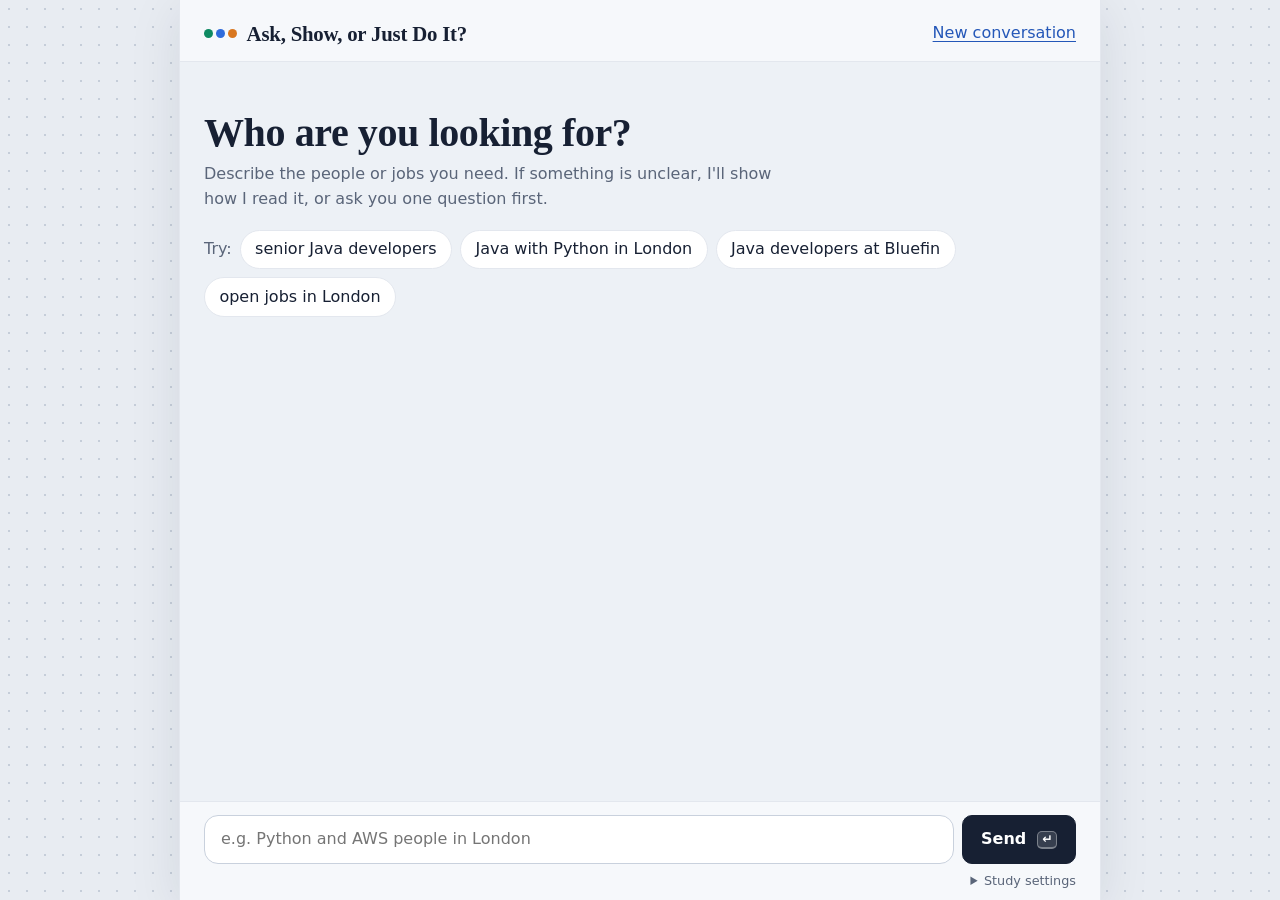
<file: web/index.html>
<!doctype html>
<html lang="en">
<head>
  <meta charset="utf-8">
  <meta name="viewport" content="width=device-width, initial-scale=1">
  <title>Ask, Show, or Just Do It?</title>
  <link rel="icon" href="data:,">
  <link rel="stylesheet" href="style.css">
</head>
<body>
  <div class="app">
  <header class="top">
    <h1><span class="mark" aria-hidden="true"><i></i><i></i><i></i></span>Ask, Show, or Just Do It?</h1>
    <button type="button" class="link" id="new-chat">New conversation</button>
  </header>

  <!-- The conversation. Each request or action is a turn. Only the latest assistant turn is live:
       its chips, question and buttons work; earlier turns are frozen, so a click never applies to an
       old request. The reading stays visible and directly editable (W3 L07 hybrid). -->
  <p id="status" class="sr-only" role="status"></p>
  <main id="chat" aria-label="Conversation">
    <section class="turn welcome">
      <h2 class="welcome-title">Who are you looking for?</h2>
      <p>Describe the people or jobs you need. If something is unclear, I'll show how I read it,
        or ask you one question first.</p>
      <div class="suggestions" role="group" aria-labelledby="try">
        <span id="try" class="muted">Try:</span>
        <button type="button" class="suggestion">senior Java developers</button>
        <button type="button" class="suggestion">Java with Python in London</button>
        <button type="button" class="suggestion">Java developers at Bluefin</button>
        <button type="button" class="suggestion">open jobs in London</button>
      </div>
    </section>
  </main>

  <form id="ask-form" class="composer">
    <label for="request" class="sr-only">Your request</label>
    <input id="request" name="request" autocomplete="off" placeholder="e.g. Python and AWS people in London">
    <button type="submit" aria-keyshortcuts="Enter">Send <kbd class="key" aria-hidden="true">↵</kbd></button>
  </form>

  <footer class="study-footer">
    <!-- Study settings: for comparing the strategies, kept out of the task path (UX review fix 6). -->
    <details class="study">
      <summary>Study settings</summary>
      <div class="controls">
        <label>Strategy
          <select id="mode">
            <option value="auto">Auto: the rule decides</option>
            <option value="act">Always act</option>
            <option value="show">Always show</option>
            <option value="ask">Always ask</option>
          </select>
        </label>
        <label>Ask when the lists share less than
          <input id="theta" type="range" min="0" max="1" step="0.05" value="0.5" aria-describedby="theta-value">
          <output id="theta-value" for="theta">50%</output>
        </label>
      </div>
    </details>
  </footer>
  </div>

  <!-- The confirmation for every write: what was searched, exactly what will change, and what will not. -->
  <dialog id="confirm" aria-labelledby="confirm-title">
    <form method="dialog">
      <h2 id="confirm-title">Check before changing anything</h2>
      <p class="confirm-read-as"></p>
      <label id="job-pick" hidden>Shortlist for
        <select id="job"><option value="">Choose a job…</option></select>
      </label>
      <p class="confirm-summary"></p>
      <p class="confirm-warning" hidden></p>
      <ul class="confirm-changes"></ul>
      <details class="confirm-skipped" hidden><summary></summary><ul></ul></details>
      <p class="confirm-error" role="alert"></p>
      <div class="confirm-buttons">
        <button value="cancel" class="secondary" id="confirm-cancel">Cancel</button>
        <button value="apply" id="confirm-apply" type="button">Confirm</button>
      </div>
      <p class="confirm-undo">You can undo this afterwards.</p>
    </form>
  </dialog>
  <script src="app.js"></script>
</body>
</html>
</file>
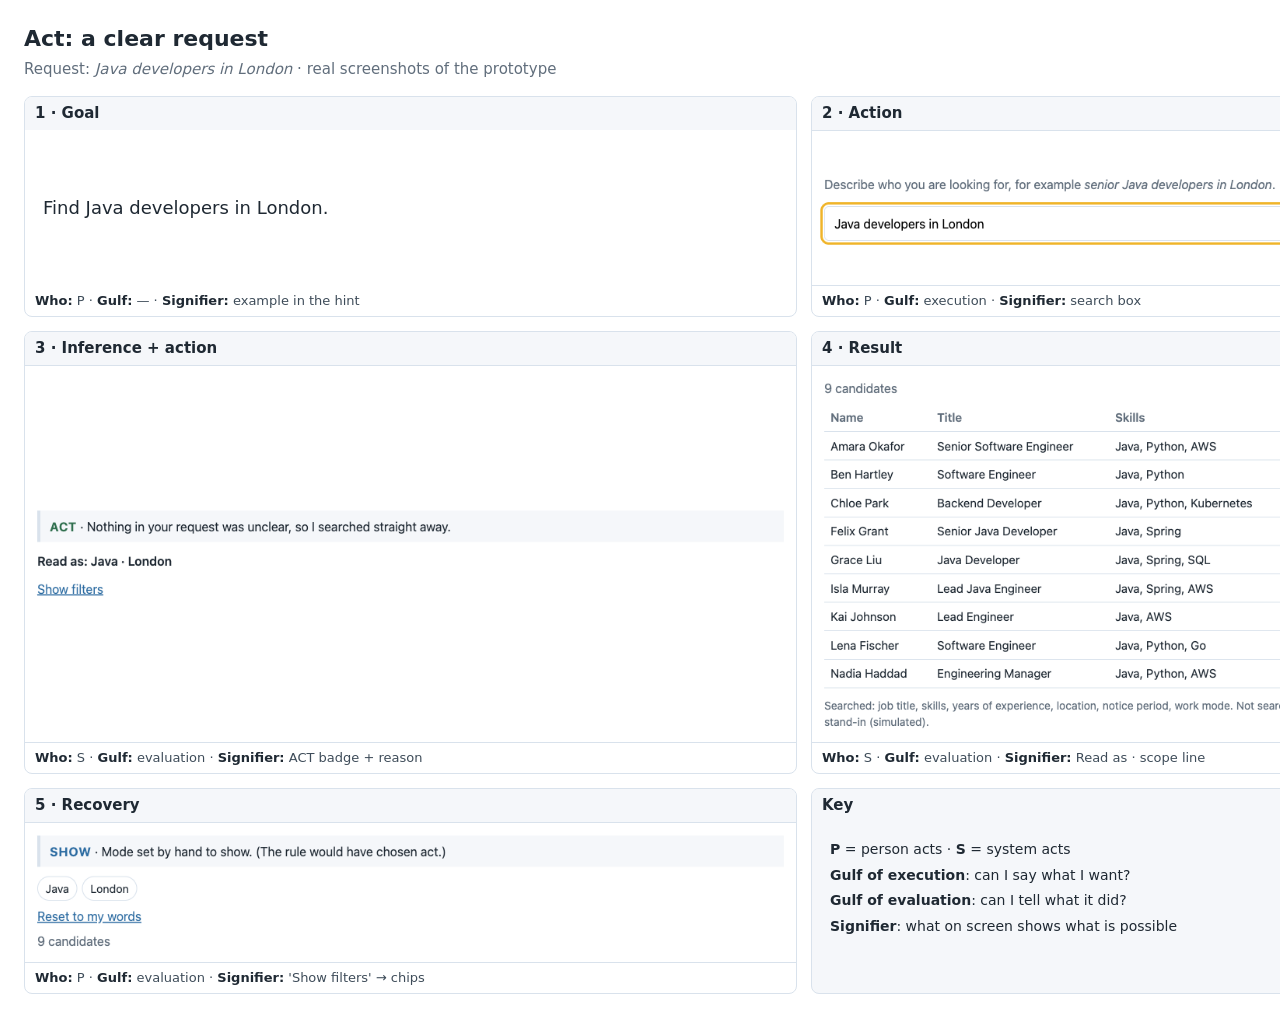
<file: docs/storyboards/storyboard-act.html>
<!doctype html><html lang="en"><head><meta charset="utf-8"><title>Act: a clear request</title><style>
body { margin: 0; padding: 24px; font: 15px/1.4 system-ui, sans-serif; color: #1f2933; background: #fff; width: 1560px; display: inline-block; }
h1 { margin: 0 0 4px; font-size: 22px; } .req { margin: 0 0 16px; color: #616e7c; }
.grid { display: grid; grid-template-columns: repeat(2, 1fr); gap: 14px; }
.frame { border: 1px solid #d9e2ec; border-radius: 8px; overflow: hidden; display: flex; flex-direction: column; }
.head { padding: 6px 10px; background: #f5f7fa; font-weight: 600; } .head span { color: #616e7c; font-weight: 400; }
.shot { flex: 1; display: flex; align-items: center; justify-content: center; background: #fff; padding: 6px;
        border-top: 1px solid #d9e2ec; border-bottom: 1px solid #d9e2ec; min-height: 120px; }
img { display: block; max-width: 100%; max-height: 420px; }
.key { background: #f5f7fa; } .key .goal { font-size: 14px; align-items: flex-start; flex-direction: column; gap: 6px; }
.goal { flex: 1; display: flex; align-items: center; padding: 18px; font-size: 18px; min-height: 120px; }
.tags { padding: 6px 10px; font-size: 13px; color: #3e4c59; } .tags b { color: #1f2933; }
</style></head><body><h1>Act: a clear request</h1><p class="req">Request: <em>Java developers in London</em> · real screenshots of the prototype</p>
<div class="grid"><div class="frame"><div class="head">1 · Goal</div><div class="goal">Find Java developers in London.</div><div class="tags"><b>Who:</b> P · <b>Gulf:</b> — · <b>Signifier:</b> example in the hint</div></div><div class="frame"><div class="head">2 · Action</div><div class="shot"><img src="frames/act-2-action.png" alt="Action"></div><div class="tags"><b>Who:</b> P · <b>Gulf:</b> execution · <b>Signifier:</b> search box</div></div><div class="frame"><div class="head">3 · Inference + action</div><div class="shot"><img src="frames/act-3-system.png" alt="Inference + action"></div><div class="tags"><b>Who:</b> S · <b>Gulf:</b> evaluation · <b>Signifier:</b> ACT badge + reason</div></div><div class="frame"><div class="head">4 · Result</div><div class="shot"><img src="frames/act-4-result.png" alt="Result"></div><div class="tags"><b>Who:</b> S · <b>Gulf:</b> evaluation · <b>Signifier:</b> Read as · scope line</div></div><div class="frame"><div class="head">5 · Recovery</div><div class="shot"><img src="frames/act-5-recovery.png" alt="Recovery"></div><div class="tags"><b>Who:</b> P · <b>Gulf:</b> evaluation · <b>Signifier:</b> &#x27;Show filters&#x27; → chips</div></div><div class="frame key"><div class="head">Key</div><div class="goal">
<div><b>P</b> = person acts · <b>S</b> = system acts</div>
<div><b>Gulf of execution</b>: can I say what I want?</div>
<div><b>Gulf of evaluation</b>: can I tell what it did?</div>
<div><b>Signifier</b>: what on screen shows what is possible</div></div></div></div></body></html>
</file>
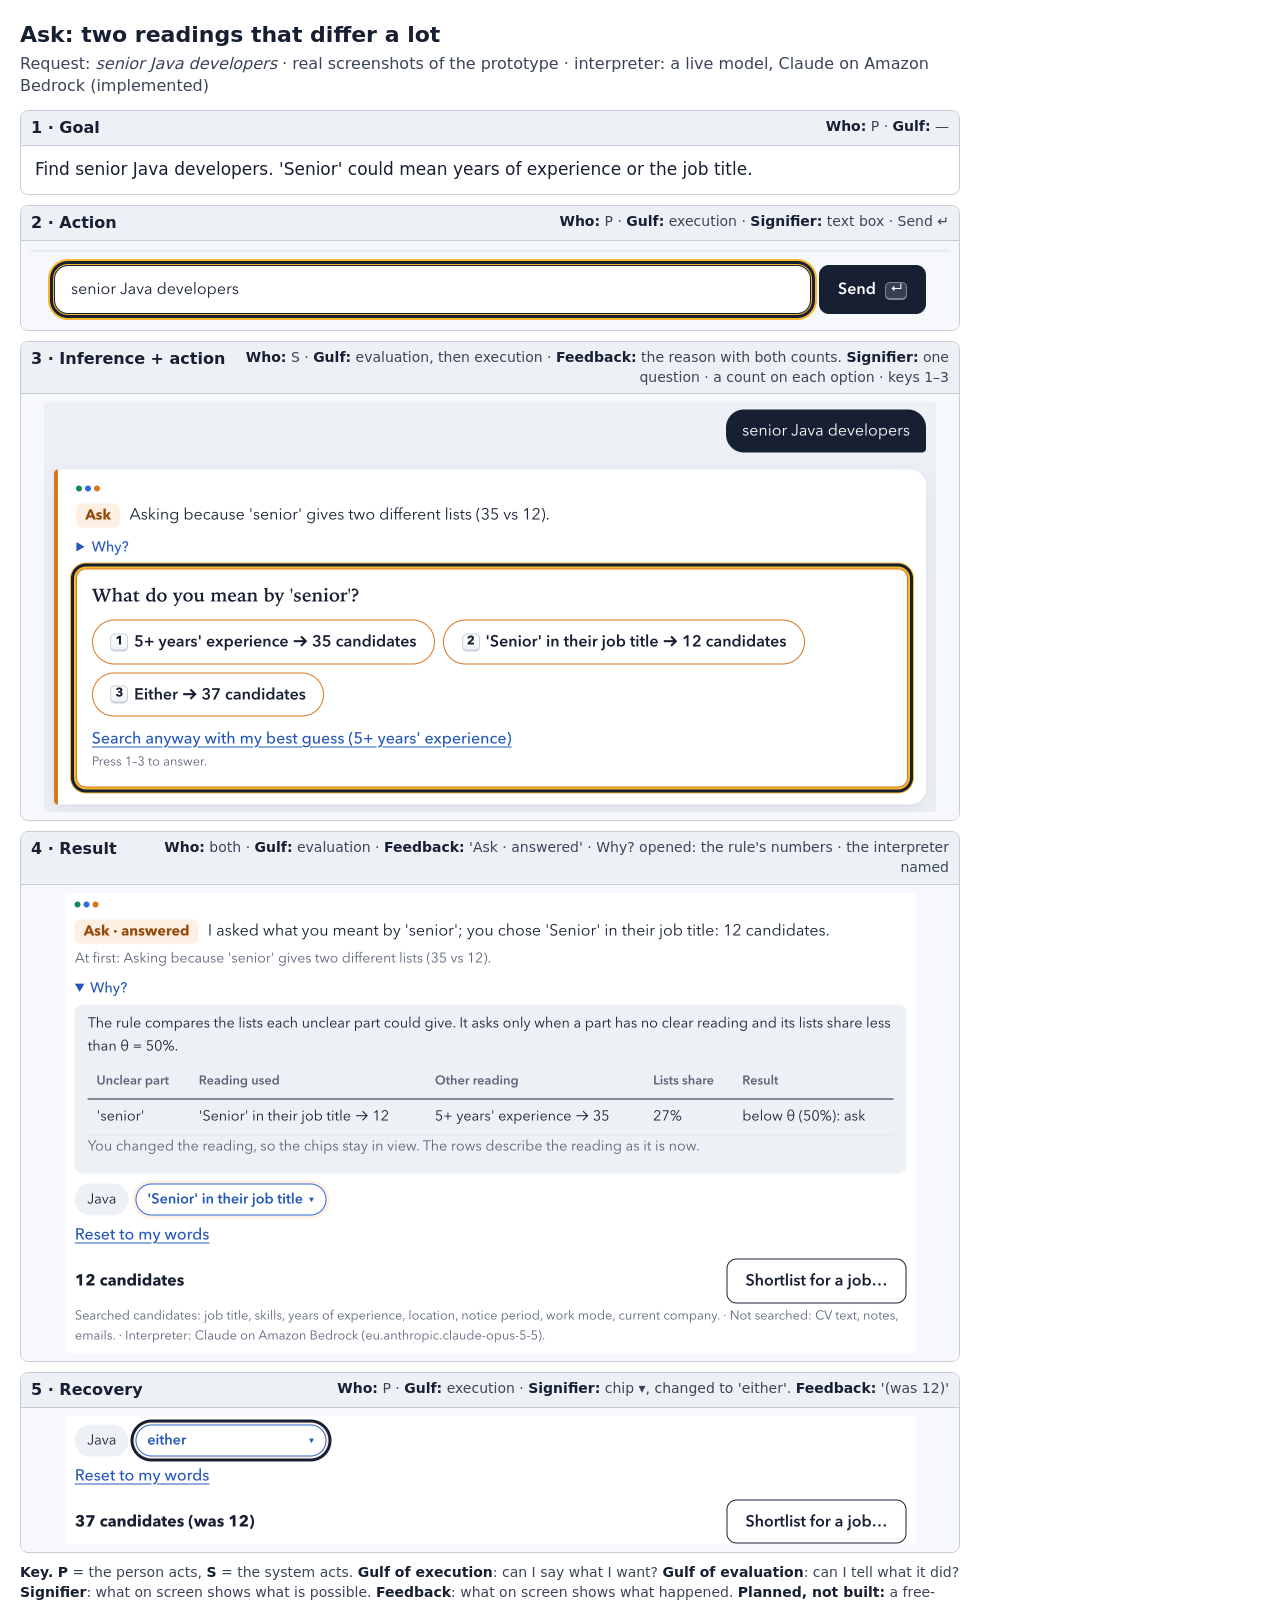
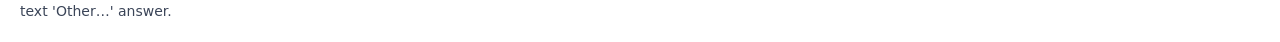
<file: docs/storyboards/storyboard-ask.html>
<!doctype html><html lang="en"><head><meta charset="utf-8"><title>Ask: two readings that differ a lot</title><style>
body { margin: 0; padding: 20px; font: 16px/1.4 system-ui, sans-serif; color: #172033; background: #fff;
       width: 940px; display: inline-block; }
h1 { margin: 0 0 2px; font-size: 22px; } .req { margin: 0 0 12px; color: #3b4558; }
.grid { display: grid; grid-template-columns: 1fr; gap: 10px; }
.frame { border: 1px solid #c4ccd8; border-radius: 8px; overflow: hidden; }
.head { display: flex; justify-content: space-between; gap: 16px; padding: 6px 10px; background: #edf1f6; }
.head b { white-space: nowrap; } .tags { font-size: 14px; color: #3b4558; text-align: right; }
.tags b { color: #172033; }
.shot { display: flex; justify-content: center; background: #f6f8fb; padding: 8px; border-top: 1px solid #c4ccd8; }
img { display: block; max-width: 100%; height: auto; border-radius: 4px; }
.goal { padding: 12px 14px; font-size: 17px; border-top: 1px solid #c4ccd8; }
.key { margin: 10px 0 0; font-size: 14px; color: #3b4558; } .key b { color: #172033; }
</style></head><body><h1>Ask: two readings that differ a lot</h1>
<p class="req">Request: <em>senior Java developers</em> · real screenshots of the prototype ·
interpreter: a live model, Claude on Amazon Bedrock (implemented)</p>
<div class="grid"><div class="frame"><div class="head"><b>1 · Goal</b><span class="tags"><b>Who:</b> P · <b>Gulf:</b> —</span></div><div class="goal">Find senior Java developers. &#x27;Senior&#x27; could mean years of experience or the job title.</div></div><div class="frame"><div class="head"><b>2 · Action</b><span class="tags"><b>Who:</b> P · <b>Gulf:</b> execution · <b>Signifier:</b> text box · Send ↵</span></div><div class="shot"><img src="frames/ask-2-action.png" width="920" alt="Action"></div></div><div class="frame"><div class="head"><b>3 · Inference + action</b><span class="tags"><b>Who:</b> S · <b>Gulf:</b> evaluation, then execution · <b>Feedback:</b> the reason with both counts. <b>Signifier:</b> one question · a count on each option · keys 1–3</span></div><div class="shot"><img src="frames/ask-3-system.png" width="892" alt="Inference + action"></div></div><div class="frame"><div class="head"><b>4 · Result</b><span class="tags"><b>Who:</b> both · <b>Gulf:</b> evaluation · <b>Feedback:</b> &#x27;Ask · answered&#x27; · Why? opened: the rule&#x27;s numbers · the interpreter named</span></div><div class="shot"><img src="frames/ask-4-result.png" width="851" alt="Result"></div></div><div class="frame"><div class="head"><b>5 · Recovery</b><span class="tags"><b>Who:</b> P · <b>Gulf:</b> execution · <b>Signifier:</b> chip ▾, changed to &#x27;either&#x27;. <b>Feedback:</b> &#x27;(was 12)&#x27;</span></div><div class="shot"><img src="frames/ask-5-recovery.png" width="851" alt="Recovery"></div></div></div>
<p class="key"><b>Key.</b> <b>P</b> = the person acts, <b>S</b> = the system acts. <b>Gulf of execution</b>: can I say
what I want? <b>Gulf of evaluation</b>: can I tell what it did? <b>Signifier</b>: what on screen shows what is
possible. <b>Feedback</b>: what on screen shows what happened. <b>Planned, not built:</b> a free-text 'Other…' answer.</p></body></html>
</file>
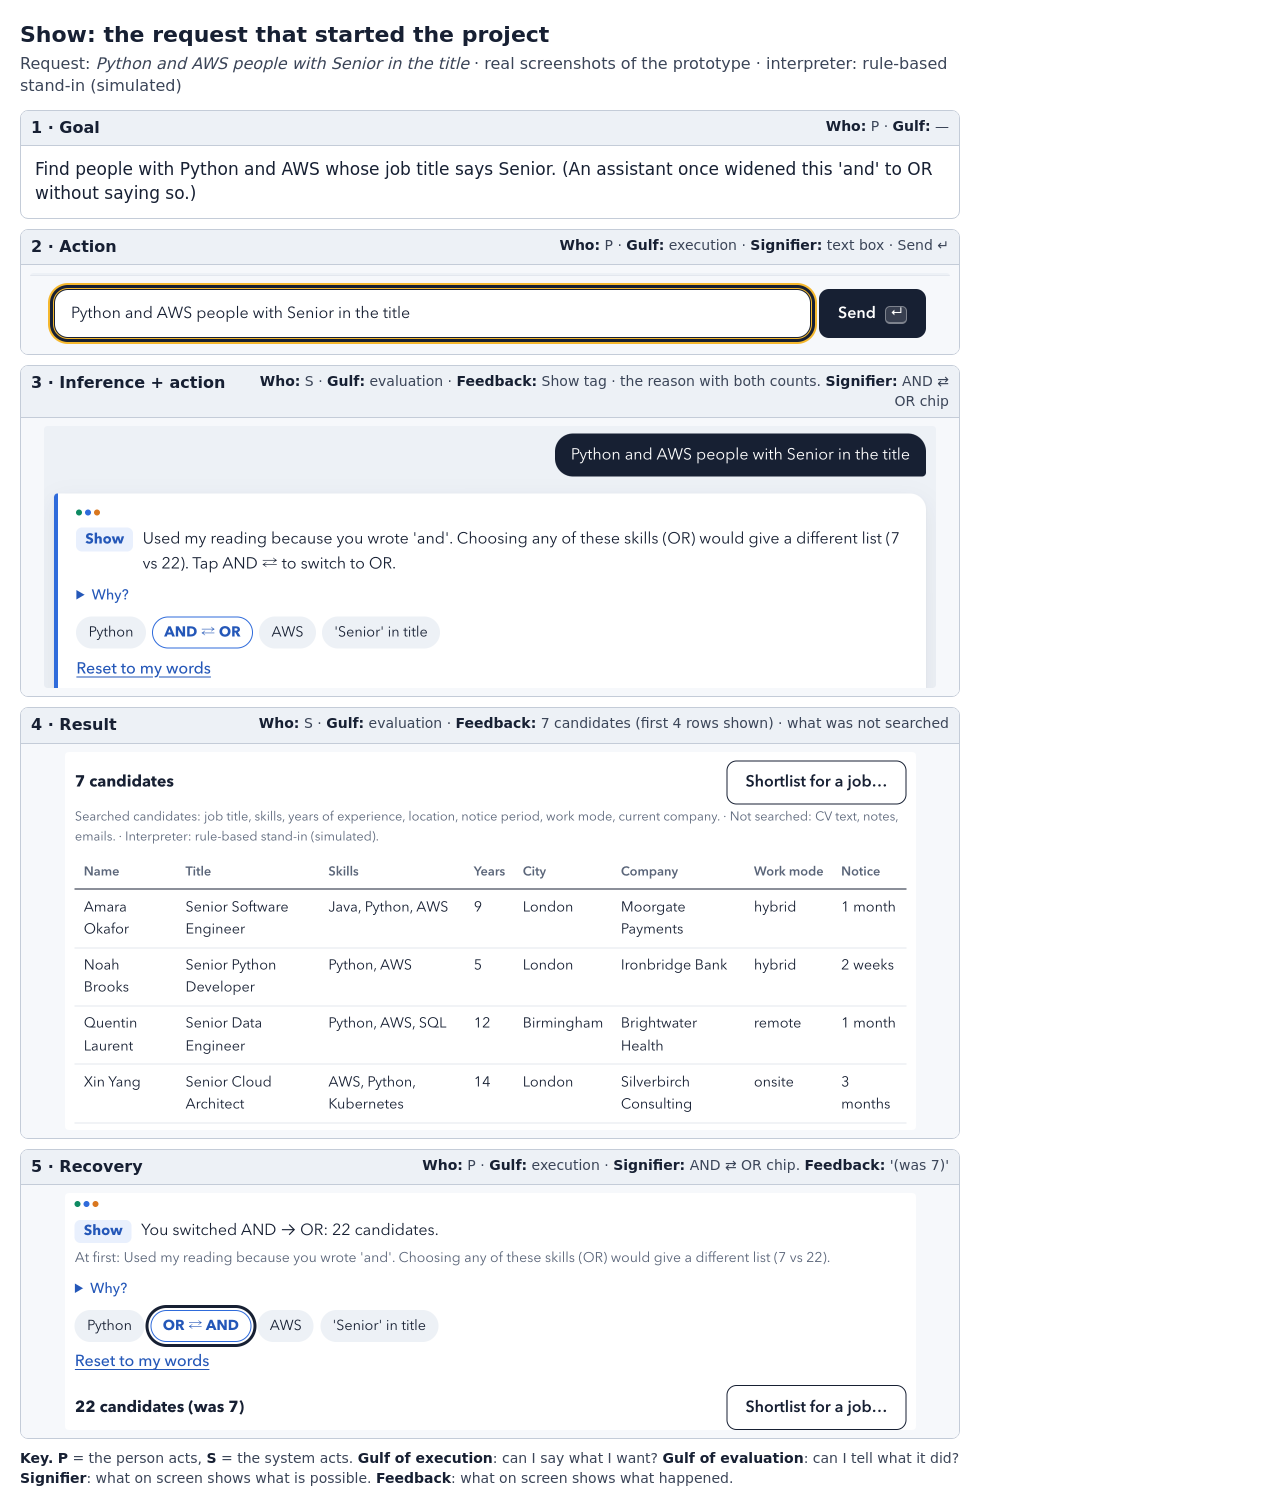
<file: docs/storyboards/storyboard-show.html>
<!doctype html><html lang="en"><head><meta charset="utf-8"><title>Show: the request that started the project</title><style>
body { margin: 0; padding: 20px; font: 16px/1.4 system-ui, sans-serif; color: #172033; background: #fff;
       width: 940px; display: inline-block; }
h1 { margin: 0 0 2px; font-size: 22px; } .req { margin: 0 0 12px; color: #3b4558; }
.grid { display: grid; grid-template-columns: 1fr; gap: 10px; }
.frame { border: 1px solid #c4ccd8; border-radius: 8px; overflow: hidden; }
.head { display: flex; justify-content: space-between; gap: 16px; padding: 6px 10px; background: #edf1f6; }
.head b { white-space: nowrap; } .tags { font-size: 14px; color: #3b4558; text-align: right; }
.tags b { color: #172033; }
.shot { display: flex; justify-content: center; background: #f6f8fb; padding: 8px; border-top: 1px solid #c4ccd8; }
img { display: block; max-width: 100%; height: auto; border-radius: 4px; }
.goal { padding: 12px 14px; font-size: 17px; border-top: 1px solid #c4ccd8; }
.key { margin: 10px 0 0; font-size: 14px; color: #3b4558; } .key b { color: #172033; }
</style></head><body><h1>Show: the request that started the project</h1>
<p class="req">Request: <em>Python and AWS people with Senior in the title</em> · real screenshots of the prototype ·
interpreter: rule-based stand-in (simulated)</p>
<div class="grid"><div class="frame"><div class="head"><b>1 · Goal</b><span class="tags"><b>Who:</b> P · <b>Gulf:</b> —</span></div><div class="goal">Find people with Python and AWS whose job title says Senior. (An assistant once widened this &#x27;and&#x27; to OR without saying so.)</div></div><div class="frame"><div class="head"><b>2 · Action</b><span class="tags"><b>Who:</b> P · <b>Gulf:</b> execution · <b>Signifier:</b> text box · Send ↵</span></div><div class="shot"><img src="frames/show-2-action.png" width="920" alt="Action"></div></div><div class="frame"><div class="head"><b>3 · Inference + action</b><span class="tags"><b>Who:</b> S · <b>Gulf:</b> evaluation · <b>Feedback:</b> Show tag · the reason with both counts. <b>Signifier:</b> AND ⇄ OR chip</span></div><div class="shot"><img src="frames/show-3-system.png" width="892" alt="Inference + action"></div></div><div class="frame"><div class="head"><b>4 · Result</b><span class="tags"><b>Who:</b> S · <b>Gulf:</b> evaluation · <b>Feedback:</b> 7 candidates (first 4 rows shown) · what was not searched</span></div><div class="shot"><img src="frames/show-4-result.png" width="851" alt="Result"></div></div><div class="frame"><div class="head"><b>5 · Recovery</b><span class="tags"><b>Who:</b> P · <b>Gulf:</b> execution · <b>Signifier:</b> AND ⇄ OR chip. <b>Feedback:</b> &#x27;(was 7)&#x27;</span></div><div class="shot"><img src="frames/show-5-recovery.png" width="851" alt="Recovery"></div></div></div>
<p class="key"><b>Key.</b> <b>P</b> = the person acts, <b>S</b> = the system acts. <b>Gulf of execution</b>: can I say
what I want? <b>Gulf of evaluation</b>: can I tell what it did? <b>Signifier</b>: what on screen shows what is
possible. <b>Feedback</b>: what on screen shows what happened.</p></body></html>
</file>
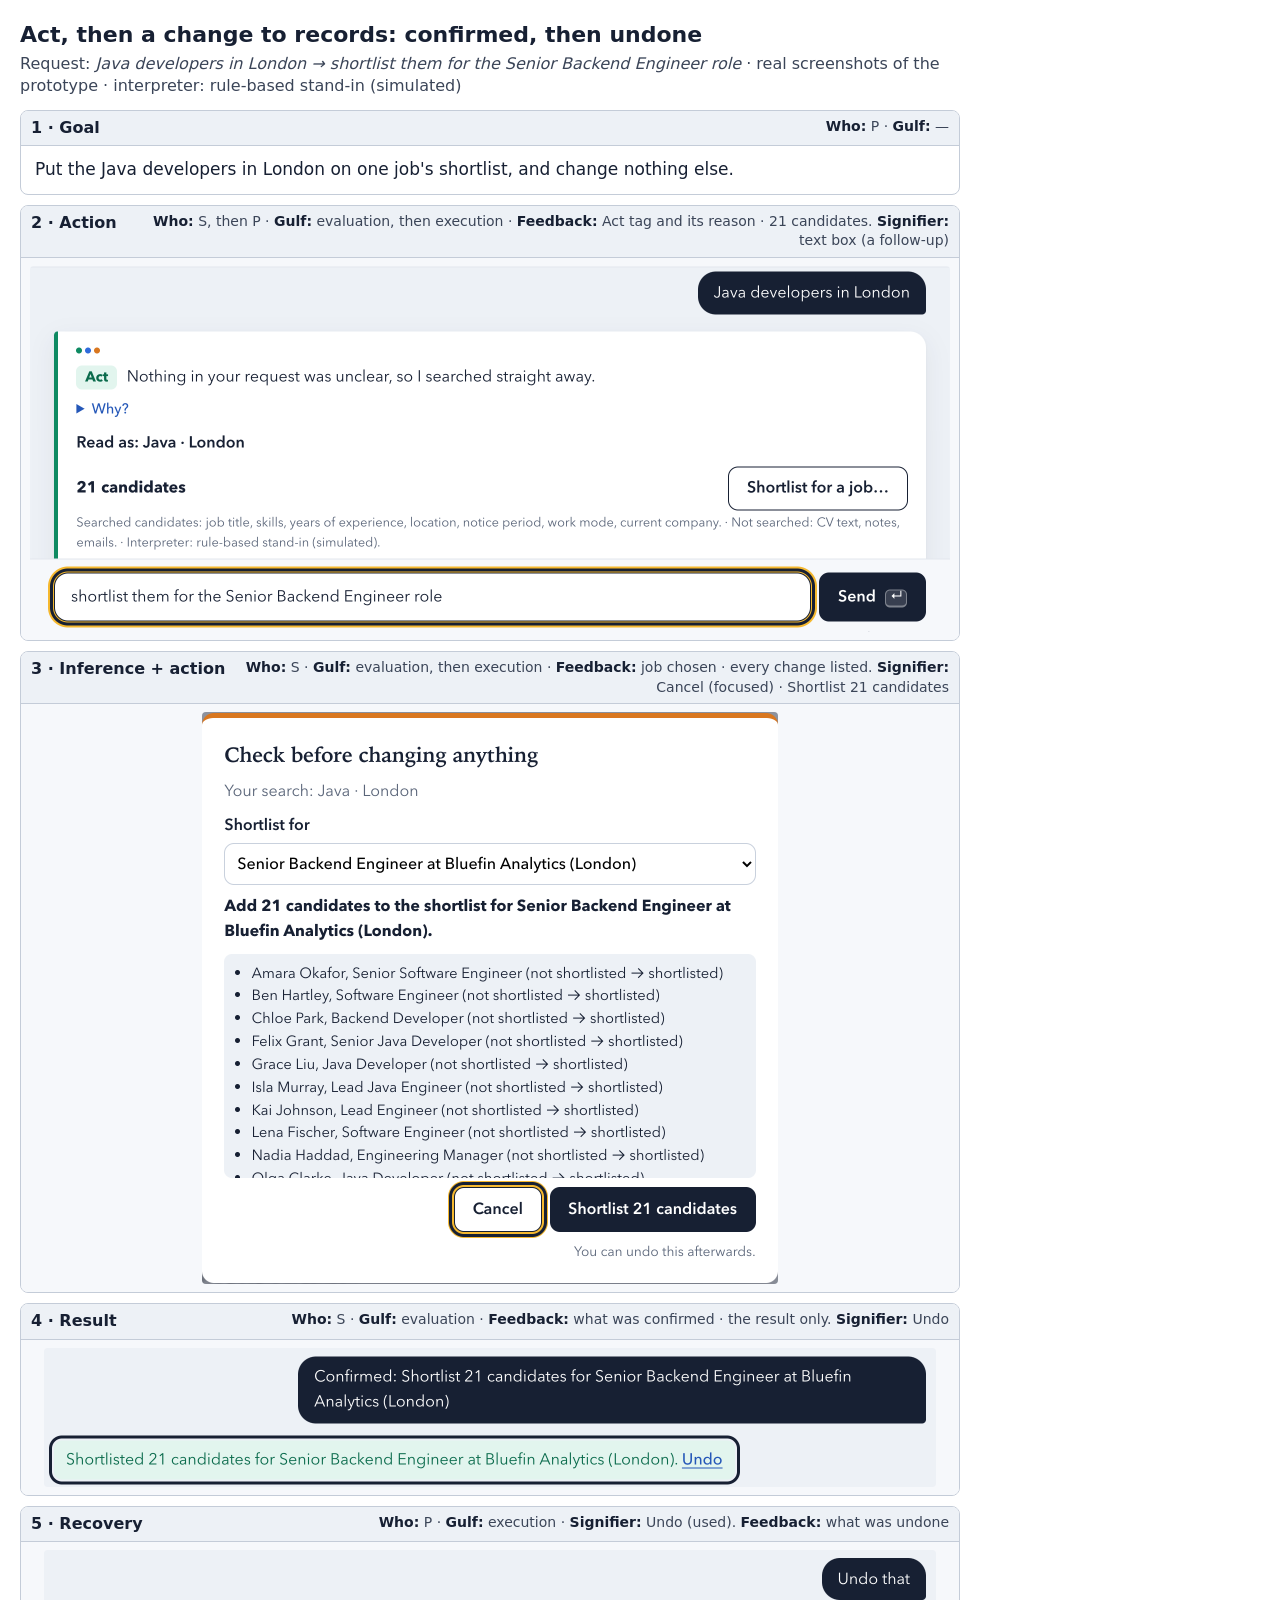
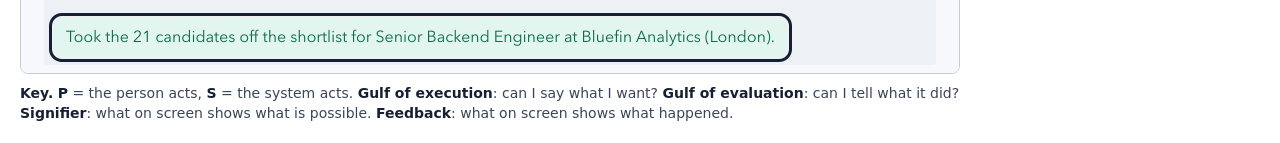
<file: docs/storyboards/storyboard-write.html>
<!doctype html><html lang="en"><head><meta charset="utf-8"><title>Act, then a change to records: confirmed, then undone</title><style>
body { margin: 0; padding: 20px; font: 16px/1.4 system-ui, sans-serif; color: #172033; background: #fff;
       width: 940px; display: inline-block; }
h1 { margin: 0 0 2px; font-size: 22px; } .req { margin: 0 0 12px; color: #3b4558; }
.grid { display: grid; grid-template-columns: 1fr; gap: 10px; }
.frame { border: 1px solid #c4ccd8; border-radius: 8px; overflow: hidden; }
.head { display: flex; justify-content: space-between; gap: 16px; padding: 6px 10px; background: #edf1f6; }
.head b { white-space: nowrap; } .tags { font-size: 14px; color: #3b4558; text-align: right; }
.tags b { color: #172033; }
.shot { display: flex; justify-content: center; background: #f6f8fb; padding: 8px; border-top: 1px solid #c4ccd8; }
img { display: block; max-width: 100%; height: auto; border-radius: 4px; }
.goal { padding: 12px 14px; font-size: 17px; border-top: 1px solid #c4ccd8; }
.key { margin: 10px 0 0; font-size: 14px; color: #3b4558; } .key b { color: #172033; }
</style></head><body><h1>Act, then a change to records: confirmed, then undone</h1>
<p class="req">Request: <em>Java developers in London → shortlist them for the Senior Backend Engineer role</em> · real screenshots of the prototype ·
interpreter: rule-based stand-in (simulated)</p>
<div class="grid"><div class="frame"><div class="head"><b>1 · Goal</b><span class="tags"><b>Who:</b> P · <b>Gulf:</b> —</span></div><div class="goal">Put the Java developers in London on one job&#x27;s shortlist, and change nothing else.</div></div><div class="frame"><div class="head"><b>2 · Action</b><span class="tags"><b>Who:</b> S, then P · <b>Gulf:</b> evaluation, then execution · <b>Feedback:</b> Act tag and its reason · 21 candidates. <b>Signifier:</b> text box (a follow-up)</span></div><div class="shot"><img src="frames/write-2-action.png" width="920" alt="Action"></div></div><div class="frame"><div class="head"><b>3 · Inference + action</b><span class="tags"><b>Who:</b> S · <b>Gulf:</b> evaluation, then execution · <b>Feedback:</b> job chosen · every change listed. <b>Signifier:</b> Cancel (focused) · Shortlist 21 candidates</span></div><div class="shot"><img src="frames/write-3-system.png" width="576" alt="Inference + action"></div></div><div class="frame"><div class="head"><b>4 · Result</b><span class="tags"><b>Who:</b> S · <b>Gulf:</b> evaluation · <b>Feedback:</b> what was confirmed · the result only. <b>Signifier:</b> Undo</span></div><div class="shot"><img src="frames/write-4-result.png" width="892" alt="Result"></div></div><div class="frame"><div class="head"><b>5 · Recovery</b><span class="tags"><b>Who:</b> P · <b>Gulf:</b> execution · <b>Signifier:</b> Undo (used). <b>Feedback:</b> what was undone</span></div><div class="shot"><img src="frames/write-5-recovery.png" width="892" alt="Recovery"></div></div></div>
<p class="key"><b>Key.</b> <b>P</b> = the person acts, <b>S</b> = the system acts. <b>Gulf of execution</b>: can I say
what I want? <b>Gulf of evaluation</b>: can I tell what it did? <b>Signifier</b>: what on screen shows what is
possible. <b>Feedback</b>: what on screen shows what happened.</p></body></html>
</file>
<file: web/style.css>
/* A conversation that keeps the reading visible and editable.
   Colour carries meaning, never decoration: emerald = act, azure = show, amber = ask, violet = guessed.
   Each assistant turn wears its mode on its left edge, so scrolling the conversation shows the
   sequence of decisions at a glance. System fonts only: the app runs offline with nothing to install. */
:root {
  --ink: #172033;        /* text and the recruiter's turns: deep navy */
  --ink-2: #26324a;      /* hover on ink */
  --muted: #5a6579;      /* secondary text; 5.8:1 on white */
  --page: #edf1f6;       /* the conversation: soft mist, so the white live turn stands out */
  --bar: #f6f8fb;        /* the header and the composer bar */
  --side: #e8ecf2;       /* outside the panel, on wide screens */
  --dots: #c5cdd9;
  --surface: #ffffff;    /* the live turn */
  --rule: #e3e7ee;
  --field: #c9d1dd;      /* input borders */
  --act: #0e8a62;   --act-text: #0a6b4c;   --act-tint: #e2f5ee;    /* emerald: searched straight away */
  --show: #2f6bdb;  --show-text: #2457b8;  --show-tint: #e9f0fd;   /* azure: showed its reading */
  --ask: #d9771f;   --ask-text: #93490a;   --ask-tint: #fdf0e2;    /* amber: asked first */
  --guess: #7a52c7; --guess-tint: #f1ebfb;                         /* violet: an assumption I made */
  --danger: #c0262d;
  --focus: #f5b82e;
  --shadow: 23, 32, 51;
  --serif: "Iowan Old Style", "Charter", "Bitstream Charter", Cambria, Georgia, serif;
  --sans: "Avenir Next", Seravek, "Segoe UI Variable Text", "Segoe UI", Ubuntu, "Noto Sans", system-ui, sans-serif;
}
* { box-sizing: border-box; }
html, body { height: 100%; }
body { margin: 0; font: 16px/1.55 var(--sans); color: var(--ink); -webkit-font-smoothing: antialiased;
       /* a faint dot grid at the sides, like squared paper; the panel itself stays plain */
       background-color: var(--side); background-image: radial-gradient(var(--dots) 1px, transparent 1.2px); background-size: 18px 18px; }
/* The app is one panel, set apart from the sides of a wide screen. */
.app { display: flex; flex-direction: column; height: 100%; width: 100%; max-width: 920px; margin: 0 auto;
       background: var(--page); box-shadow: 0 0 0 1px var(--rule), 0 10px 50px rgba(var(--shadow), .10); }
.sr-only { position: absolute; width: 1px; height: 1px; overflow: hidden; clip: rect(0 0 0 0); white-space: nowrap; }
h1, h2 { font-family: var(--serif); font-weight: 600; letter-spacing: -.01em; }

button { padding: .55rem 1.1rem; font: inherit; font-weight: 600; border: 1px solid var(--ink); border-radius: 10px;
         background: var(--ink); color: #fff; cursor: pointer; }
button:hover { background: var(--ink-2); }
button.secondary { background: var(--surface); color: var(--ink); }
button.secondary:hover { background: var(--page); }
button.link { padding: 0; border: 0; background: none; color: var(--show-text); font-weight: 500;
              text-decoration: underline; text-underline-offset: 3px; }
button:disabled { opacity: .45; cursor: not-allowed; }
button[aria-disabled="true"] { opacity: .6; cursor: progress; }
:focus-visible { outline: 3px solid var(--ink); outline-offset: 2px; box-shadow: 0 0 0 6px var(--focus); }

/* One column for everything, so the eye never has to re-find the edge. */
.top, #chat, .composer, .study-footer { width: 100%; padding-left: 1.5rem; padding-right: 1.5rem; }
.top { display: flex; justify-content: space-between; align-items: baseline; padding-top: 1.1rem; padding-bottom: .7rem;
       border-bottom: 1px solid var(--rule); background: var(--bar); }
.top h1 { display: flex; align-items: center; gap: .6rem; margin: 0; font-size: 1.3rem; }
/* The mark is the idea: act, show, ask. */
.mark { display: inline-flex; gap: 3px; }
.mark i { width: 9px; height: 9px; border-radius: 50%; }
.mark i:nth-child(1) { background: var(--act); } .mark i:nth-child(2) { background: var(--show); } .mark i:nth-child(3) { background: var(--ask); }
#chat { flex: 1; min-height: 0; overflow-y: auto; padding-top: .5rem; padding-bottom: 1.5rem; }

/* The first screen: the question the recruiter answers by typing. */
.welcome { padding: 2.5rem 0 1.5rem; }
.welcome-title { margin: 0 0 .4rem; font-size: clamp(1.8rem, 4vw, 2.5rem); line-height: 1.15; }
.welcome p { margin: 0 0 1.1rem; max-width: 58ch; color: var(--muted); }
.suggestions { display: flex; flex-wrap: wrap; align-items: center; gap: .5rem; }
button.suggestion { background: var(--surface); color: var(--ink); font-weight: 500; border-color: var(--rule); border-radius: 999px;
                    padding: .4rem .9rem; }
button.suggestion:hover { border-color: var(--ink); background: var(--surface); }

/* Turns: the recruiter on the right in ink; the assistant on the left, edged in its mode's colour. */
.turn { margin: 0 0 1.1rem; animation: turn-in .32s ease-out both; }
/* A new turn eases in, so the eye is led to what just changed. No delay is added: the reply is already there. */
@keyframes turn-in { from { opacity: 0; transform: translateY(10px); } }
.turn.user { display: flex; justify-content: flex-end; }
.turn.user p { margin: 0; max-width: 72%; padding: .55rem 1rem; border-radius: 18px 18px 4px 18px;
               background: var(--ink); color: #fff; }
.turn.assistant { padding: .95rem 1.15rem 1.05rem; border-left: 4px solid var(--rule); border-radius: 4px 16px 16px 4px; }
.turn.assistant.is-act { border-left-color: var(--act); }
.turn.assistant.is-show { border-left-color: var(--show); }
.turn.assistant.is-ask { border-left-color: var(--ask); }
.turn.assistant.is-error { border-left-color: var(--danger); }
.turn.assistant.is-done { border-left-color: var(--rule); }
.turn.assistant.reply { display: flex; flex-wrap: wrap; align-items: baseline; gap: .2rem .6rem; background: var(--surface);
                        box-shadow: 0 1px 2px rgba(var(--shadow), .05); }
.turn.assistant.reply > p, .turn.assistant.reply > .options, .turn.assistant.reply > fieldset { flex: 1 1 85%; margin: 0; }
/* The reply to a write or undo: only what was done, compact. */
.turn.assistant.result { padding: 0; border-left: 0; background: none; box-shadow: none; }
.turn.result .notice { display: inline-block; margin: 0; }
.turn.assistant.live { background: var(--surface); box-shadow: 0 1px 2px rgba(var(--shadow), .05), 0 8px 24px rgba(var(--shadow), .07); }
.turn.assistant.frozen { background: transparent; color: #3a4558; padding-top: .4rem; padding-bottom: .4rem; }
.turn.assistant > p { margin: 0 0 .55rem; }
.turn.assistant > :last-child { margin-bottom: 0; }
.turn.note { text-align: center; font-size: .85rem; color: var(--muted); }
.turn.thinking { padding: .5rem 1.1rem; border-left: 5px dotted var(--rule); color: var(--muted); font-style: italic; }

/* Inside a turn: the mode and its reason lead. */
.mode-line { display: flex; flex-wrap: wrap; gap: .25rem .6rem; align-items: baseline; }
.mode { font-size: .9rem; font-weight: 700; padding: .05rem .55rem; border-radius: 6px; }
.mode-act { color: var(--act-text); background: var(--act-tint); }
.mode-show { color: var(--show-text); background: var(--show-tint); }
.mode-ask { color: var(--ask-text); background: var(--ask-tint); }
.earlier { margin-left: auto; font-size: .78rem; color: var(--muted); }
.reason { flex: 1 1 20rem; }
.first-reason { flex-basis: 100%; font-size: .875rem; color: var(--muted); }
.frozen .mode-line .reason { color: var(--muted); }
.read-as { font-weight: 600; }
.notice { padding: .45rem .75rem; border-radius: 8px; background: var(--act-tint); color: var(--act-text); }
.notice:focus { outline: 3px solid var(--ink); outline-offset: 2px; }
.error { color: var(--danger); }
.ignored { font-size: .9rem; color: var(--guess); font-weight: 600; }
.count-row { display: flex; flex-wrap: wrap; justify-content: space-between; align-items: center; gap: .5rem; margin: .7rem 0 .2rem; }
.count { margin: 0; font-weight: 700; font-variant-numeric: tabular-nums; }
.scope { font-size: .8rem; color: var(--muted); }
.muted { color: var(--muted); }

/* Tables scroll inside their turn, never the page sideways. */
.table-wrap { overflow-x: auto; margin-top: .3rem; }
table { width: 100%; border-collapse: collapse; font-size: .9rem; font-variant-numeric: tabular-nums; }
th, td { text-align: left; padding: .4rem .55rem; border-bottom: 1px solid var(--rule); vertical-align: top; }
th { font-weight: 600; font-size: .8rem; color: var(--muted); white-space: nowrap; border-bottom-color: var(--ink); }
tbody tr:hover { background: var(--page); }
details > summary { cursor: pointer; color: var(--show-text); width: max-content; font-size: .9rem; font-weight: 500; }
details.why { margin: .1rem 0 .6rem; }
.why-body { padding: .5rem .8rem; margin-top: .3rem; border-radius: 8px; background: var(--page); font-size: .9rem; }
.why-body p { margin: 0 0 .5rem; }
.why-note { color: var(--muted); }

/* Chips: fixed parts are plain tokens; only choices look like controls (UX review fix 2). */
.chips { display: flex; flex-wrap: wrap; gap: .4rem; align-items: center; margin-bottom: .45rem; }
.chip { display: inline-flex; align-items: center; gap: .3rem; padding: .25rem .7rem; border: 1.5px solid var(--rule);
        border-radius: 999px; background: var(--surface); font: inherit; font-size: .9rem; color: var(--ink); }
.chip.fixed { border-color: transparent; background: var(--page); }
.chip.choice { border-color: var(--show); color: var(--show-text); font-weight: 600; }
button.chip { cursor: pointer; }
.chip.op { font-weight: 700; border-color: var(--show); color: var(--show-text); background: var(--surface); }
button.chip.op:hover { background: var(--show-tint); }
.chip select { appearance: none; -webkit-appearance: none; border: 0; background: transparent; font: inherit;
               color: inherit; cursor: pointer; padding-right: 0; }
.chip:focus-within { outline: 3px solid var(--ink); outline-offset: 2px; }
.chip.guessed { border-style: dashed; border-color: var(--guess); background: var(--guess-tint); }
.chip.answered { box-shadow: 0 0 0 3px var(--ask-tint); }
.chip select:focus-visible { outline: none; box-shadow: none; }
.caret { pointer-events: none; }
.tag { font-size: .8rem; color: var(--guess); font-weight: 600; }

/* Ask: one question; each option is a one-click reply with its result count. */
fieldset.question { min-width: 0; margin: .2rem 0 0; padding: .8rem .9rem .9rem; border: 1.5px solid var(--ask); border-radius: 10px; }
fieldset.question:focus { outline: 3px solid var(--ink); outline-offset: 2px; }
.turn.live:focus { outline: none; }
legend.question-text { float: left; width: 100%; margin-bottom: .6rem; padding: 0; font-family: var(--serif); font-size: 1.15rem; font-weight: 600; }
.options { clear: both; display: flex; flex-wrap: wrap; gap: .5rem; margin-bottom: .6rem; }
button.option { background: var(--surface); color: var(--ink); font-weight: 600; border: 1.5px solid var(--ask); border-radius: 999px; }
button.option:hover { background: var(--ask-tint); }
.asked { color: var(--muted); }
.asked::first-line { color: #3a4558; }

/* Composer, pinned under the conversation. */
.composer { display: flex; gap: .5rem; padding-top: .8rem; padding-bottom: .4rem; border-top: 1px solid var(--rule); background: var(--bar); }
.composer input { flex: 1; min-width: 0; padding: .7rem 1rem; font: inherit; border: 1.5px solid var(--field); border-radius: 14px;
                  background: var(--surface); color: var(--ink); }
.composer input:focus-visible { border-color: var(--ink); outline-offset: 1px; }

/* Study settings: small, in the corner, out of the task path. */
.study-footer { display: flex; justify-content: flex-end; padding-bottom: .6rem; background: var(--bar); }
details.study { font-size: .8rem; color: var(--muted); text-align: right; }
details.study summary { margin-left: auto; color: var(--muted); font-size: .8rem; }
.controls { display: flex; flex-wrap: wrap; gap: 1rem; justify-content: flex-end; align-items: center; margin-top: .4rem; }
.controls select, .controls input { font: inherit; vertical-align: middle; }
.controls output { display: inline-block; min-width: 2.5em; font-weight: 700; color: var(--ink); }

/* The confirmation for every write: calm, and the safe choice first. */
dialog { max-width: 36rem; width: calc(100% - 2rem); max-height: calc(100vh - 4rem); overflow: auto; color: var(--ink);
         border: 0; border-top: 5px solid var(--ask); border-radius: 12px; padding: 1.3rem 1.4rem;
         box-shadow: 0 24px 60px rgba(var(--shadow), .28); }
dialog::backdrop { background: rgba(var(--shadow), .45); backdrop-filter: blur(2px); }
dialog h2 { margin: 0 0 .5rem; font-size: 1.3rem; }
.confirm-read-as { margin: 0 0 .5rem; color: var(--muted); }
#job-pick { display: block; margin: .6rem 0; font-weight: 600; }
#job-pick select { display: block; width: 100%; margin-top: .3rem; padding: .5rem; font: inherit; font-weight: 500;
                   border: 1.5px solid var(--field); border-radius: 10px; background: var(--surface); }
.confirm-warning { margin: .4rem 0 .6rem; padding: .5rem .75rem; border-radius: 8px; background: var(--ask-tint); color: var(--ask-text); font-weight: 600; }
.confirm-changes .misfit { color: var(--muted); }
.misfit-tag { color: var(--ask-text); font-size: .85rem; font-weight: 600; }
.confirm-summary { font-weight: 700; margin: .6rem 0; }
.confirm-changes { max-height: 14rem; overflow: auto; margin: 0 0 .6rem; padding: .5rem .5rem .5rem 1.7rem;
                   border-radius: 8px; background: var(--page); font-size: .92rem; }
.confirm-skipped { margin-bottom: .5rem; color: var(--muted); }
.confirm-error { color: var(--danger); margin: .25rem 0; }
.confirm-buttons { display: flex; justify-content: flex-end; gap: .5rem; }
.confirm-undo { margin: .6rem 0 0; font-size: .85rem; color: var(--muted); text-align: right; }

@media (max-width: 600px) {
  .turn.user p { max-width: 88%; }
  .turn.assistant { padding-left: .8rem; padding-right: .8rem; }
  .top, #chat, .composer, .study-footer { padding-left: 1rem; padding-right: 1rem; }
  .welcome { padding-top: 1.5rem; }
}
@media (prefers-reduced-motion: reduce) { * { scroll-behavior: auto !important; } .turn { animation: none; } }

/* Keycaps: the keyboard path, made visible. */
kbd.key { display: inline-grid; place-items: center; min-width: 1.45em; height: 1.45em; padding: 0 .3em; margin-right: .45em;
          font: 700 .78rem/1 var(--sans); color: var(--ink); background: linear-gradient(#fff, #f1f3f7);
          border: 1px solid var(--field); border-bottom-width: 2px; border-radius: 5px; vertical-align: .08em; }
button[type=submit] kbd.key { margin: 0 0 0 .45em; color: #fff; background: rgba(255, 255, 255, .14); border-color: rgba(255, 255, 255, .35); }
button.option { display: inline-flex; align-items: center; }
.key-hint { margin: .1rem 0 0; font-size: .8rem; color: var(--muted); }
/* The assistant's sign sits inside each of its turns, in the top-left corner, on its own line. */
.turn.assistant .mark.small { flex: 0 0 100%; display: flex; gap: 3px; margin: 0 0 .45rem; }
.mark.small i { width: 6px; height: 6px; }
.frozen .mark.small { opacity: .6; }
</file>
